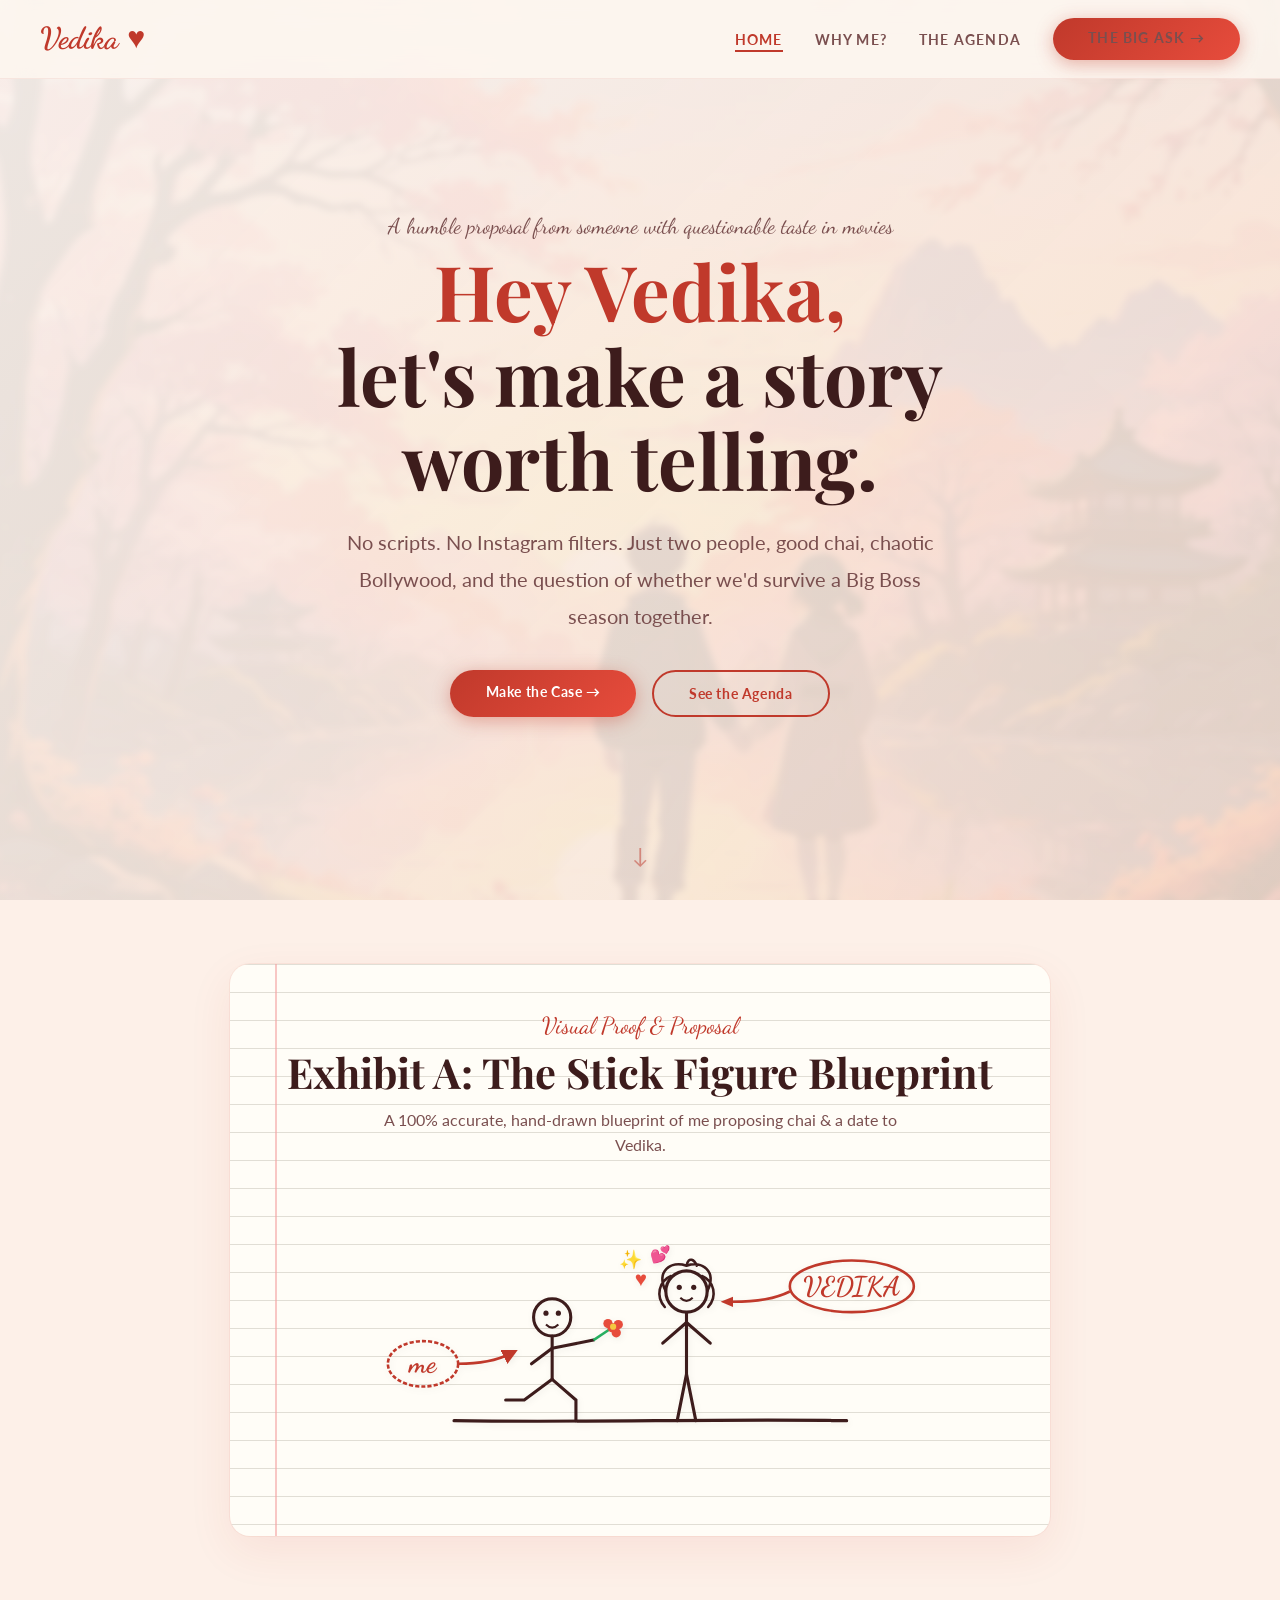
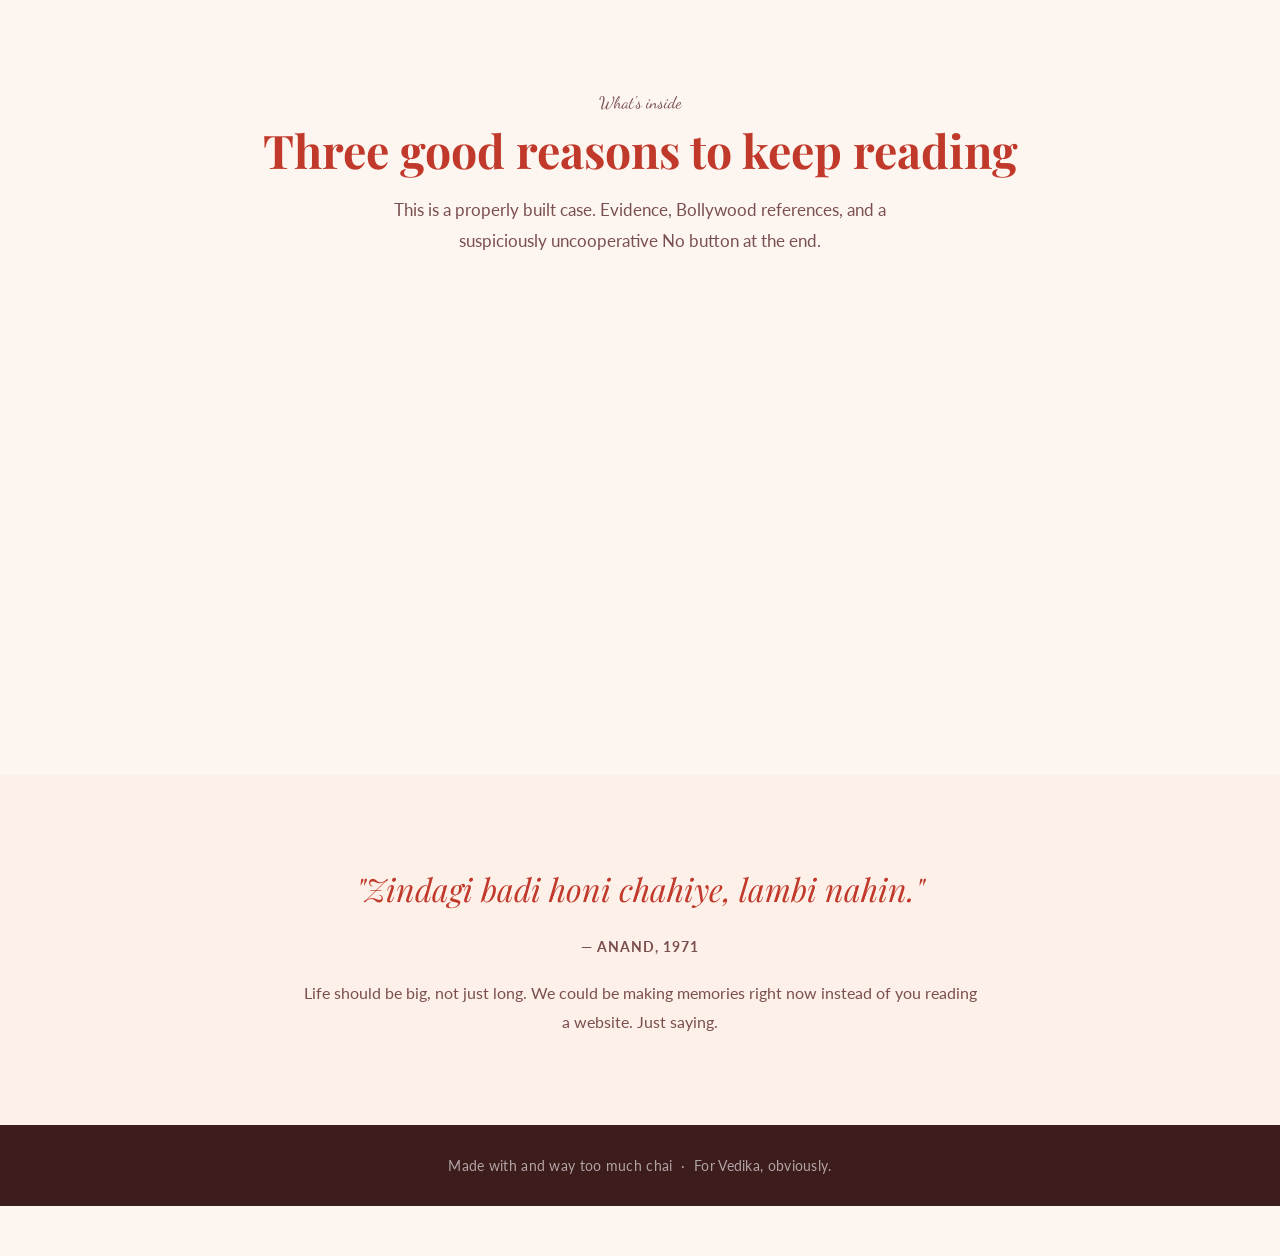
<file: index.html>
<!DOCTYPE html>
<html lang="en">
<head>
  <meta charset="UTF-8">
  <meta name="viewport" content="width=device-width, initial-scale=1.0">
  <title>Hey Vedika — Let's Hang Out</title>
  <link rel="preconnect" href="https://fonts.googleapis.com">
  <link href="https://fonts.googleapis.com/css2?family=Playfair+Display:ital,wght@0,400;0,600;0,700;1,400;1,600&family=Lato:wght@300;400;700&family=Dancing+Script:wght@400;600;700&display=swap" rel="stylesheet">
  <link rel="stylesheet" href="styles.css">
</head>
<body>

  <div class="hearts-container" id="hearts"></div>

  <!-- Navbar -->
  <nav class="navbar" id="navbar">
    <a href="index.html" class="nav-brand">Vedika ♥</a>
    <button class="nav-toggle" id="navToggle" aria-label="Toggle menu">
      <span></span><span></span><span></span>
    </button>
    <ul class="nav-links" id="navLinks">
      <li><a href="index.html" class="active">Home</a></li>
      <li><a href="why.html">Why Me?</a></li>
      <li><a href="activities.html">The Agenda</a></li>
      <li><a href="date.html" class="btn btn-primary">The Big Ask →</a></li>
    </ul>
  </nav>

  <!-- Hero -->
  <section class="page-hero">
    <div class="page-hero-bg" style="background-image: url('Hero.jpeg');"></div>
    <div class="page-hero-content">
      <p class="eyebrow">A humble proposal from someone with questionable taste in movies</p>
      <h1>Hey Vedika,<br><span style="color:var(--text);">let's make a story<br>worth telling.</span></h1>
      <p class="hero-sub">No scripts. No Instagram filters. Just two people, good chai, chaotic Bollywood, and the question of whether we'd survive a Big Boss season together.</p>
      <div class="hero-cta">
        <a href="why.html" class="btn btn-primary">Make the Case →</a>
        <a href="activities.html" class="btn btn-outline">See the Agenda</a>
      </div>
    </div>
    <div class="scroll-indicator">↓</div>
  </section>

  <!-- Stick Figure Sketch Section -->
  <section class="sketch-section">
    <div class="sketch-card notebook-bg reveal">
      <p class="eyebrow cursive" style="font-size: 1.45rem; color: var(--primary); margin-bottom: 0.3rem;">Visual Proof & Proposal</p>
      <h2 style="font-family: 'Playfair Display', serif; font-size: clamp(1.8rem, 4vw, 2.6rem); color: var(--text); margin-bottom: 0.6rem;">Exhibit A: The Stick Figure Blueprint</h2>
      <p style="color: var(--text-light); max-width: 540px; margin: 0 auto 1.5rem; font-size: 0.98rem; line-height: 1.6;">
        A 100% accurate, hand-drawn blueprint of me proposing chai & a date to Vedika.
      </p>

      <!-- SVG Hand Drawn Sketch -->
      <div class="sketch-wrapper" id="sketchSvgView">
        <svg viewBox="0 0 600 280" class="stick-figure-svg" xmlns="http://www.w3.org/2000/svg">
          <defs>
            <marker id="arrow-me" viewBox="0 0 10 10" refX="5" refY="5" markerWidth="6" markerHeight="6" orient="auto-start-reverse">
              <path d="M 0 0 L 10 5 L 0 10 z" fill="#c0392b" />
            </marker>
          </defs>

          <!-- Ground Line -->
          <path d="M 120 230 C 250 232 380 228 500 230" stroke="#3d1c1c" stroke-width="3" stroke-linecap="round" fill="none"/>
          
          <!-- CIRCLE & TEXT: "me" -->
          <ellipse cx="90" cy="175" rx="34" ry="22" fill="none" stroke="#c0392b" stroke-width="2.5" stroke-dasharray="4 2"/>
          <text x="90" y="183" font-family="'Dancing Script', cursive, sans-serif" font-size="26" font-weight="bold" fill="#c0392b" text-anchor="middle">me</text>
          
          <!-- ARROW pointing to kneeling figure -->
          <path d="M 124 175 Q 155 175 175 165" stroke="#c0392b" stroke-width="2.5" fill="none" marker-end="url(#arrow-me)"/>

          <!-- KNEELING STICK FIGURE ("me") -->
          <!-- Head -->
          <circle cx="215" cy="130" r="18" fill="none" stroke="#3d1c1c" stroke-width="3"/>
          <circle cx="209" cy="126" r="2.5" fill="#3d1c1c"/>
          <circle cx="221" cy="126" r="2.5" fill="#3d1c1c"/>
          <path d="M 209 137 Q 215 143 221 137" stroke="#3d1c1c" stroke-width="2" fill="none"/>
          
          <!-- Torso -->
          <path d="M 215 148 L 215 190" stroke="#3d1c1c" stroke-width="3" stroke-linecap="round"/>
          
          <!-- Kneeling Leg (front knee bent up) -->
          <path d="M 215 190 L 238 210 L 238 230" stroke="#3d1c1c" stroke-width="3" stroke-linecap="round" fill="none"/>
          <!-- Back Leg (knee on ground) -->
          <path d="M 215 190 L 188 210 L 170 210" stroke="#3d1c1c" stroke-width="3" stroke-linecap="round" fill="none"/>
          
          <!-- Extended Arm holding flower -->
          <path d="M 215 160 L 255 152" stroke="#3d1c1c" stroke-width="3" stroke-linecap="round"/>
          <!-- Back Arm -->
          <path d="M 215 160 L 195 175" stroke="#3d1c1c" stroke-width="3" stroke-linecap="round"/>
          
          <!-- Flower -->
          <path d="M 255 152 L 270 142" stroke="#27ae60" stroke-width="2.5"/>
          <circle cx="273" cy="140" r="4.5" fill="#e74c3c"/>
          <circle cx="279" cy="137" r="4.5" fill="#e74c3c"/>
          <circle cx="277" cy="145" r="4.5" fill="#e74c3c"/>
          <circle cx="269" cy="136" r="4.5" fill="#e74c3c"/>
          <circle cx="274" cy="139" r="3" fill="#f4c842"/>

          <!-- CIRCLE & TEXT: "VEDIKA" -->
          <ellipse cx="505" cy="100" rx="60" ry="25" fill="none" stroke="#c0392b" stroke-width="2.5"/>
          <text x="505" y="108" font-family="'Dancing Script', cursive, sans-serif" font-size="26" font-weight="bold" fill="#c0392b" text-anchor="middle">VEDIKA</text>
          
          <!-- ARROW pointing to Vedika -->
          <path d="M 445 105 Q 425 115 390 115" stroke="#c0392b" stroke-width="2.5" fill="none"/>
          <polygon points="390,110 378,115 390,120" fill="#c0392b"/>

          <!-- STANDING STICK FIGURE ("VEDIKA") -->
          <!-- Head -->
          <circle cx="345" cy="105" r="20" fill="none" stroke="#3d1c1c" stroke-width="3"/>
          <circle cx="338" cy="101" r="2.5" fill="#3d1c1c"/>
          <circle cx="352" cy="101" r="2.5" fill="#3d1c1c"/>
          <path d="M 339 111 Q 345 117 351 111" stroke="#3d1c1c" stroke-width="2" fill="none"/>
          
          <!-- Wild Hair matching sketch -->
          <path d="M 325 105 C 315 85 330 75 345 80 C 360 75 375 85 365 105 M 330 90 C 318 95 315 110 324 120 M 360 90 C 372 95 375 110 366 120 M 345 80 C 347 70 353 75 355 80" stroke="#3d1c1c" stroke-width="2.5" fill="none" stroke-linecap="round"/>
          
          <!-- Torso -->
          <path d="M 345 125 L 345 185" stroke="#3d1c1c" stroke-width="3"/>
          <!-- Legs -->
          <path d="M 345 185 L 336 230" stroke="#3d1c1c" stroke-width="3" stroke-linecap="round"/>
          <path d="M 345 185 L 354 230" stroke="#3d1c1c" stroke-width="3" stroke-linecap="round"/>
          <!-- Arms -->
          <path d="M 345 135 L 322 155" stroke="#3d1c1c" stroke-width="3" stroke-linecap="round"/>
          <path d="M 345 135 L 368 155" stroke="#3d1c1c" stroke-width="3" stroke-linecap="round"/>

          <!-- Animated Floating Hearts -->
          <g class="svg-floating-hearts">
            <text x="295" y="100" font-size="20" fill="#e74c3c">♥</text>
            <text x="310" y="75" font-size="16" fill="#f4a4a4">💕</text>
            <text x="280" y="80" font-size="18" fill="#e74c3c">✨</text>
          </g>
        </svg>
      </div>

    </div>
  </section>

  <!-- Teaser cards -->

  <section class="section">
    <div class="section-header reveal">
      <p class="eyebrow">What's inside</p>
      <h2>Three good reasons to keep reading</h2>
      <p>This is a properly built case. Evidence, Bollywood references, and a suspiciously uncooperative No button at the end.</p>
    </div>
    <div class="grid-3">

      <a href="why.html" style="text-decoration:none; display:flex;">
        <div class="card reveal" style="--img:url('rain dance.jpg')">
          <div class="card-bg"></div>
          <div class="card-overlay"></div>
          <div class="card-body">
            <h3>Why Me?</h3>
            <p>Oxytocin, Tony Stark banter, and the promise of becoming Delhi's most chaotic Bollywood duo.</p>
            <span class="card-tag">Read the argument →</span>
          </div>
        </div>
      </a>

      <a href="activities.html" style="text-decoration:none; display:flex;">
        <div class="card reveal" style="--img:url('delhi.jpg')">
          <div class="card-bg"></div>
          <div class="card-overlay"></div>
          <div class="card-body">
            <h3>The Agenda</h3>
            <p>Six plans. From "explore Ghalib's Delhi" to "do absolutely nothing." All equally valid. All requiring chai.</p>
            <span class="card-tag">See what we'd do →</span>
          </div>
        </div>
      </a>

      <a href="date.html" style="text-decoration:none; display:flex;">
        <div class="card reveal" style="--img:url('stars.jpg')">
          <div class="card-bg"></div>
          <div class="card-overlay"></div>
          <div class="card-body">
            <h3>The Big Ask</h3>
            <p>One question. One answer. And a No button that has already decided to be deeply uncooperative.</p>
            <span class="card-tag">Find out →</span>
          </div>
        </div>
      </a>

    </div>
  </section>

  <!-- Quote banner -->
  <section class="section section-alt">
    <div style="max-width:680px; margin:0 auto; text-align:center;" class="reveal">
      <p style="font-family:'Playfair Display',serif; font-style:italic; font-size:clamp(1.3rem,3vw,2rem); color:var(--primary); line-height:1.6; margin-bottom:1.5rem;">
        "Zindagi badi honi chahiye, lambi nahin."
      </p>
      <p style="color:var(--text-light); font-size:0.9rem; letter-spacing:1px; text-transform:uppercase; font-weight:700;">— Anand, 1971</p>
      <p style="color:var(--text-light); margin-top:1.5rem; font-size:1rem; line-height:1.8;">
        Life should be big, not just long. We could be making memories right now instead of you reading a website. Just saying.
      </p>
    </div>
  </section>

  <footer>
    <p>Made with <span class="heart">♥</span> and way too much chai &nbsp;·&nbsp; For Vedika, obviously.</p>
  </footer>

  <script src="main.js"></script>
</body>
</html>
</file>
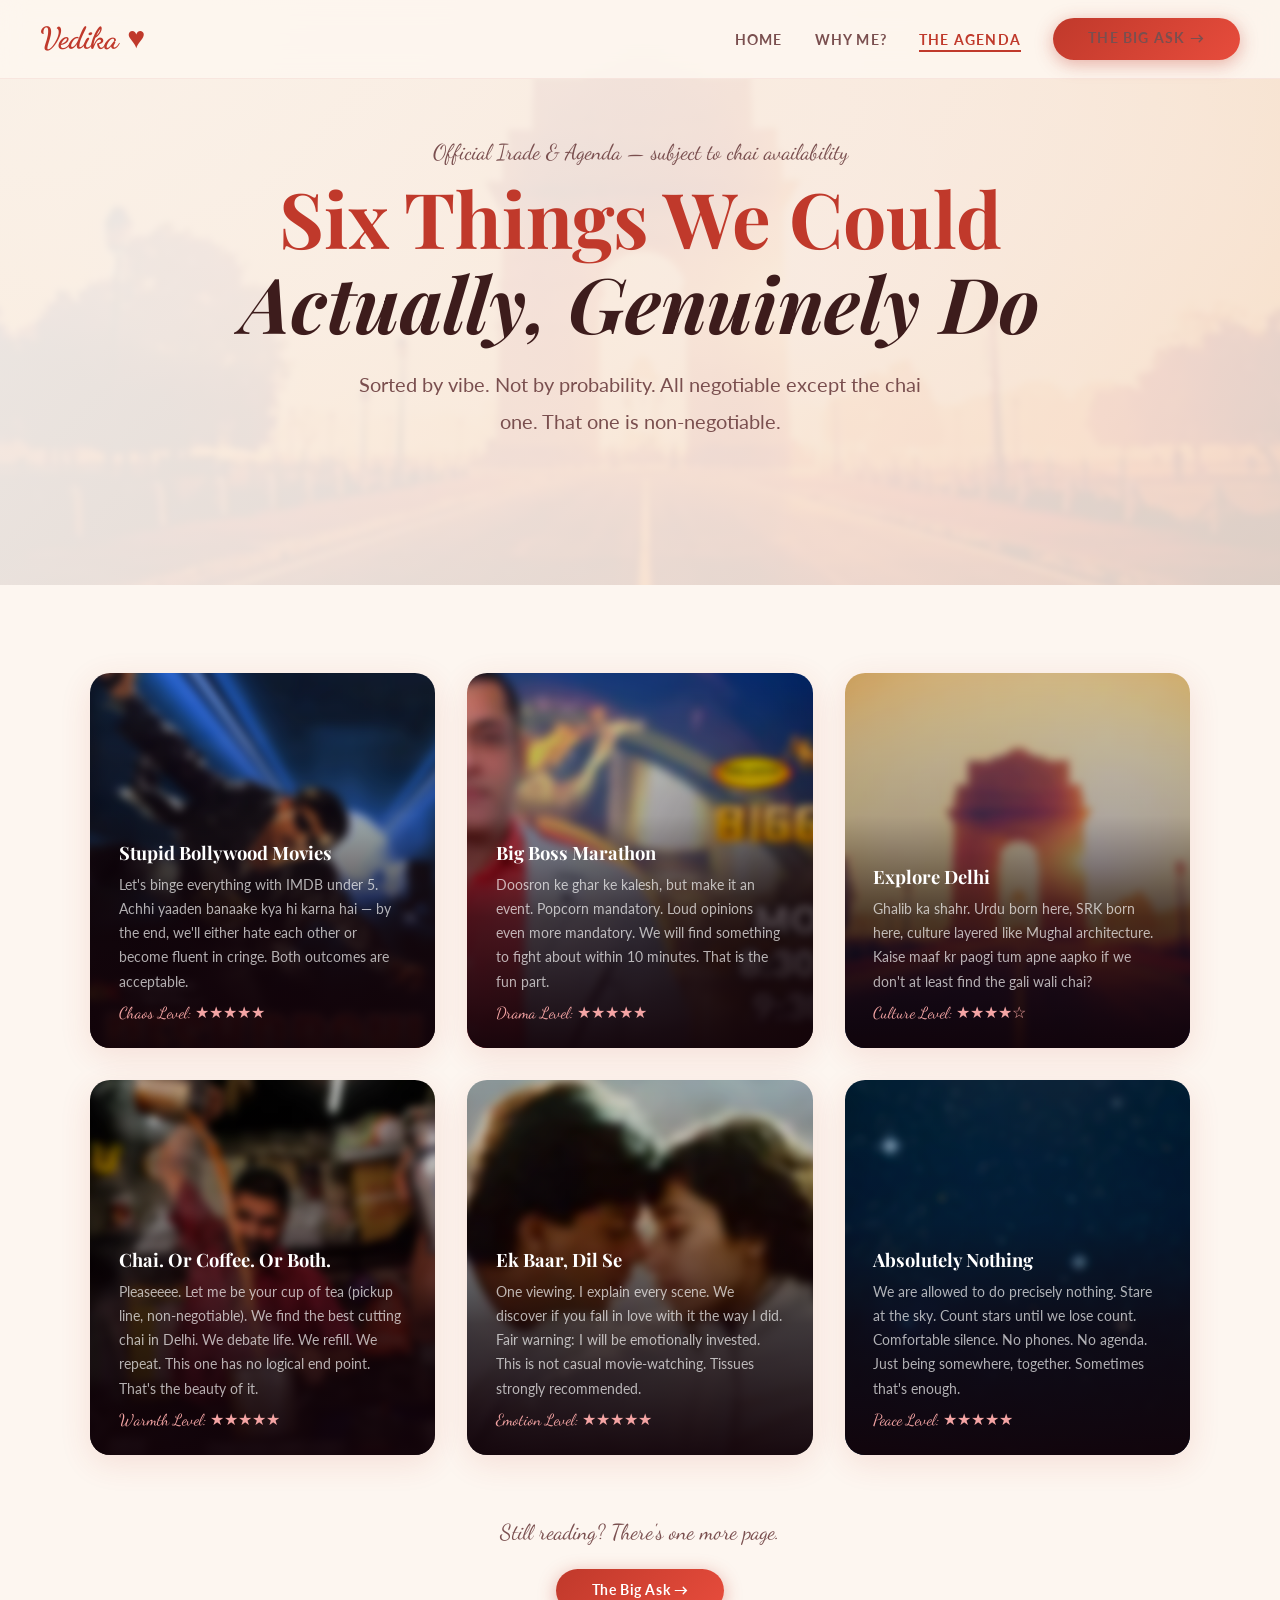
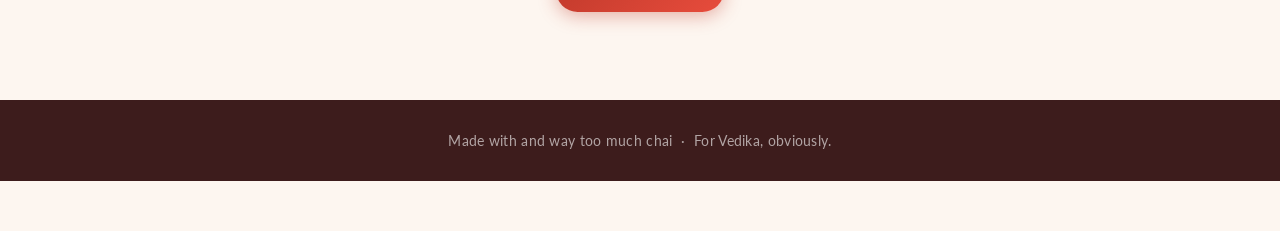
<file: activities.html>
<!DOCTYPE html>
<html lang="en">
<head>
  <meta charset="UTF-8">
  <meta name="viewport" content="width=device-width, initial-scale=1.0">
  <title>The Agenda — Vedika, Let's Hang Out</title>
  <link rel="preconnect" href="https://fonts.googleapis.com">
  <link href="https://fonts.googleapis.com/css2?family=Playfair+Display:ital,wght@0,400;0,600;0,700;1,400;1,600&family=Lato:wght@300;400;700&family=Dancing+Script:wght@400;600;700&display=swap" rel="stylesheet">
  <link rel="stylesheet" href="styles.css">
</head>
<body>

  <div class="hearts-container" id="hearts"></div>

  <!-- Navbar -->
  <nav class="navbar" id="navbar">
    <a href="index.html" class="nav-brand">Vedika ♥</a>
    <button class="nav-toggle" id="navToggle" aria-label="Toggle menu">
      <span></span><span></span><span></span>
    </button>
    <ul class="nav-links" id="navLinks">
      <li><a href="index.html">Home</a></li>
      <li><a href="why.html">Why Me?</a></li>
      <li><a href="activities.html" class="active">The Agenda</a></li>
      <li><a href="date.html" class="btn btn-primary">The Big Ask →</a></li>
    </ul>
  </nav>

  <!-- Hero -->
  <section class="page-hero page-hero-short">
    <div class="page-hero-bg" style="background-image: url('delhi.jpg');"></div>
    <div class="page-hero-content">
      <p class="eyebrow">Official Irade &amp; Agenda — subject to chai availability</p>
      <h1>Six Things We Could<br><em style="color:var(--text);">Actually, Genuinely Do</em></h1>
      <p class="hero-sub">Sorted by vibe. Not by probability. All negotiable except the chai one. That one is non-negotiable.</p>
    </div>
  </section>

  <!-- Activities grid -->
  <section class="section">
    <div class="grid-3">

      <div class="card reveal" style="--img:url('Bollywood .jpg')">
        <div class="card-bg"></div>
        <div class="card-overlay"></div>
        <div class="card-body">
          <h3>Stupid Bollywood Movies</h3>
          <p>Let's binge everything with IMDB under 5. Achhi yaaden banaake kya hi karna hai — by the end, we'll either hate each other or become fluent in cringe. Both outcomes are acceptable.</p>
          <span class="card-tag">Chaos Level: ★★★★★</span>
        </div>
      </div>

      <div class="card reveal" style="--img:url('bigboss.jpg')">
        <div class="card-bg"></div>
        <div class="card-overlay"></div>
        <div class="card-body">
          <h3>Big Boss Marathon</h3>
          <p>Doosron ke ghar ke kalesh, but make it an event. Popcorn mandatory. Loud opinions even more mandatory. We will find something to fight about within 10 minutes. That is the fun part.</p>
          <span class="card-tag">Drama Level: ★★★★★</span>
        </div>
      </div>

      <div class="card reveal" style="--img:url('delhi.jpg')">
        <div class="card-bg"></div>
        <div class="card-overlay"></div>
        <div class="card-body">
          <h3>Explore Delhi</h3>
          <p>Ghalib ka shahr. Urdu born here, SRK born here, culture layered like Mughal architecture. Kaise maaf kr paogi tum apne aapko if we don't at least find the gali wali chai?</p>
          <span class="card-tag">Culture Level: ★★★★☆</span>
        </div>
      </div>

      <div class="card reveal" style="--img:url('chai.jpg')">
        <div class="card-bg"></div>
        <div class="card-overlay"></div>
        <div class="card-body">
          <h3>Chai. Or Coffee. Or Both.</h3>
          <p>Pleaseeee. Let me be your cup of tea (pickup line, non-negotiable). We find the best cutting chai in Delhi. We debate life. We refill. We repeat. This one has no logical end point. That's the beauty of it.</p>
          <span class="card-tag">Warmth Level: ★★★★★</span>
        </div>
      </div>

      <div class="card reveal" style="--img:url('dil se.jpg')">
        <div class="card-bg"></div>
        <div class="card-overlay"></div>
        <div class="card-body">
          <h3>Ek Baar, Dil Se</h3>
          <p>One viewing. I explain every scene. We discover if you fall in love with it the way I did. Fair warning: I will be emotionally invested. This is not casual movie-watching. Tissues strongly recommended.</p>
          <span class="card-tag">Emotion Level: ★★★★★</span>
        </div>
      </div>

      <div class="card reveal" style="--img:url('stars.jpg')">
        <div class="card-bg"></div>
        <div class="card-overlay"></div>
        <div class="card-body">
          <h3>Absolutely Nothing</h3>
          <p>We are allowed to do precisely nothing. Stare at the sky. Count stars until we lose count. Comfortable silence. No phones. No agenda. Just being somewhere, together. Sometimes that's enough.</p>
          <span class="card-tag">Peace Level: ★★★★★</span>
        </div>
      </div>

    </div>

    <div style="text-align:center; margin-top:4rem;">
      <p class="reveal cursive" style="font-size:1.35rem; color:var(--text-light); margin-bottom:1.5rem; animation:none; opacity:1;">
        Still reading? There's one more page.
      </p>
      <a href="date.html" class="btn btn-primary reveal">The Big Ask →</a>
    </div>
  </section>

  <footer>
    <p>Made with <span class="heart">♥</span> and way too much chai &nbsp;·&nbsp; For Vedika, obviously.</p>
  </footer>

  <script src="main.js"></script>
</body>
</html>
</file>
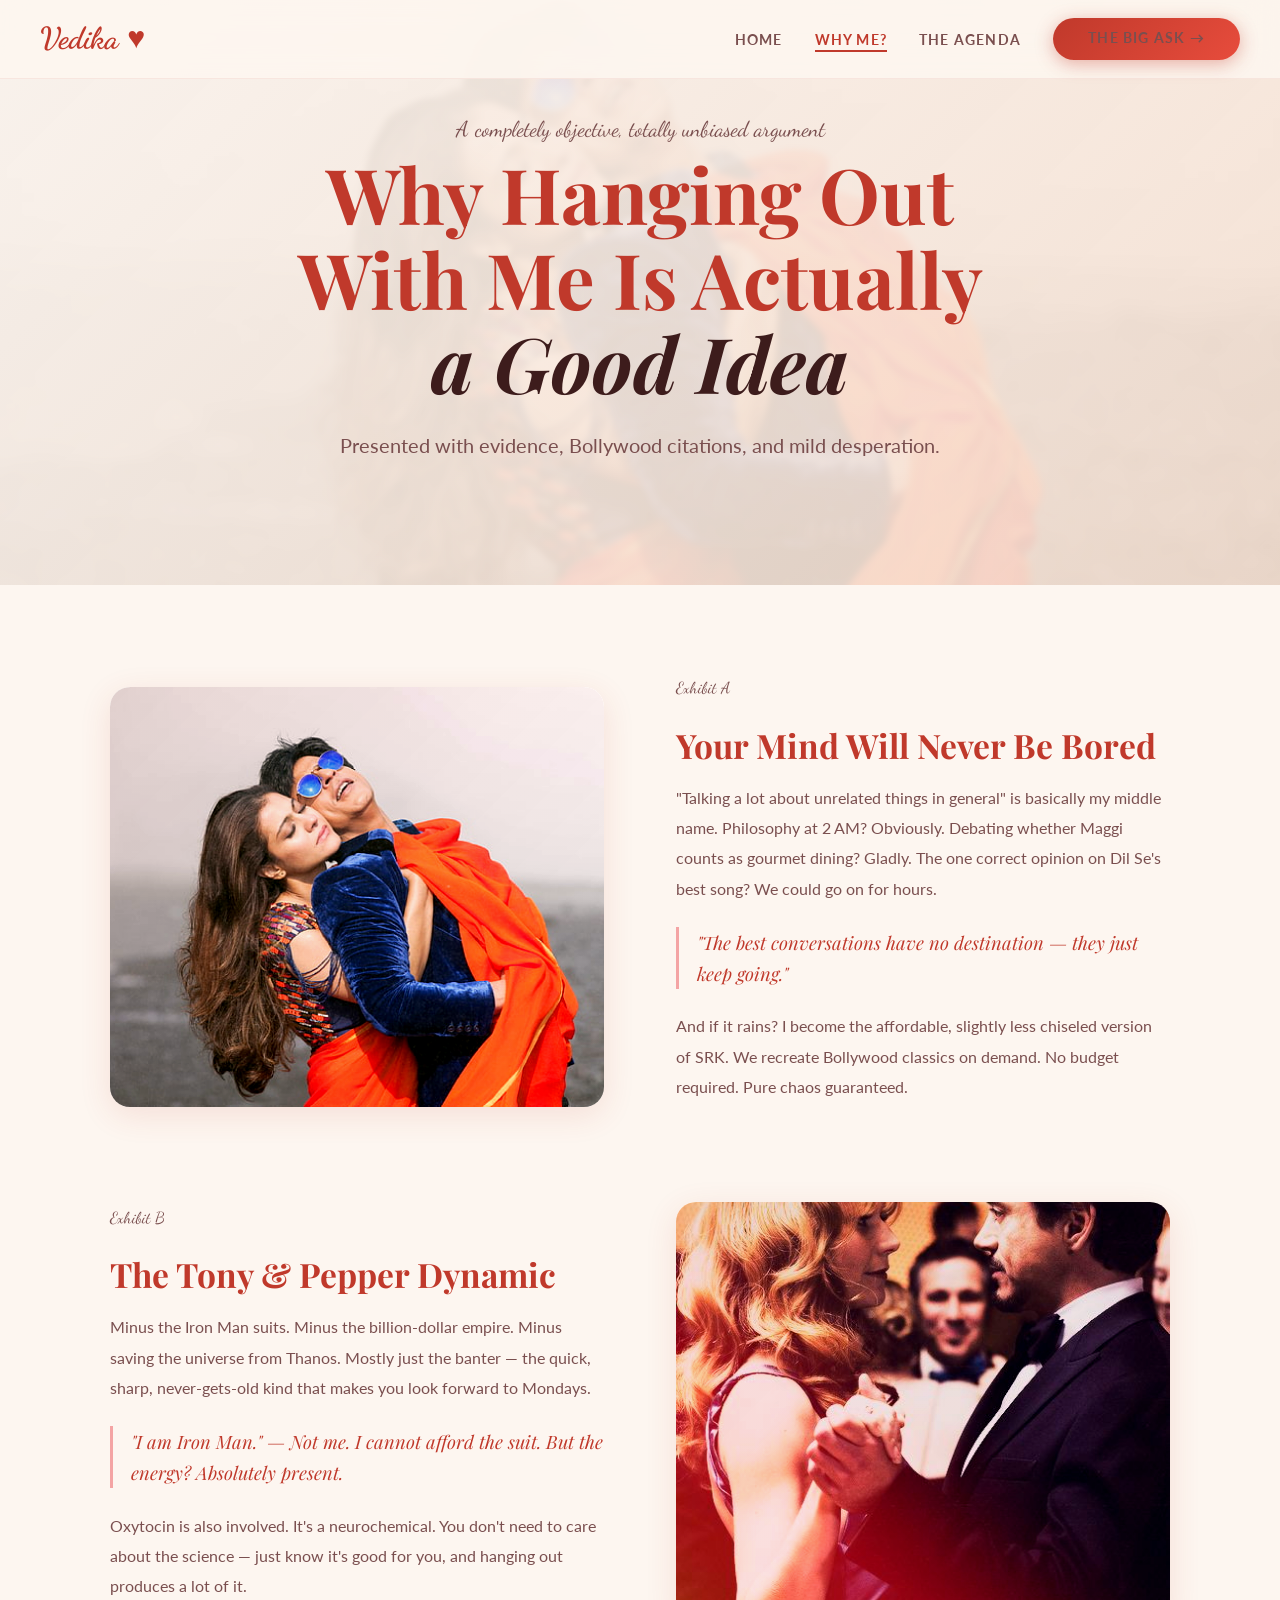
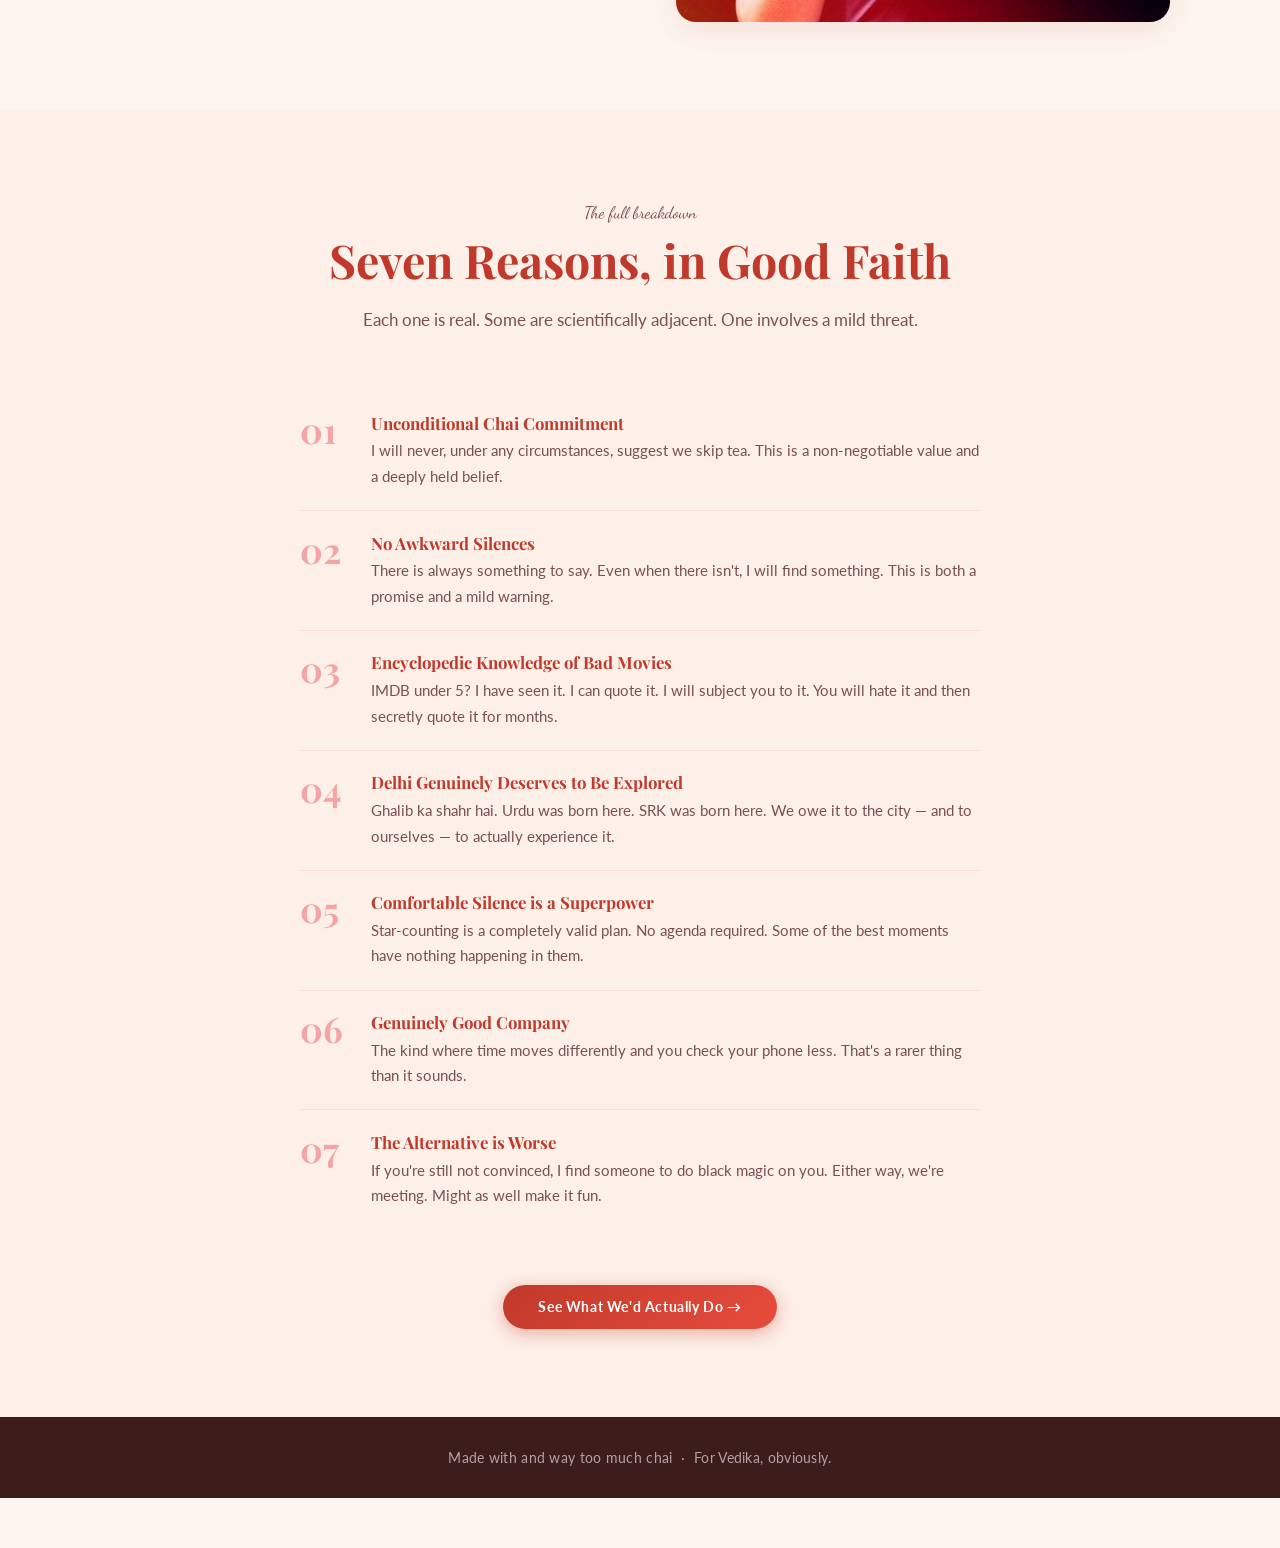
<file: why.html>
<!DOCTYPE html>
<html lang="en">
<head>
  <meta charset="UTF-8">
  <meta name="viewport" content="width=device-width, initial-scale=1.0">
  <title>Why Me? — Vedika, Let's Hang Out</title>
  <link rel="preconnect" href="https://fonts.googleapis.com">
  <link href="https://fonts.googleapis.com/css2?family=Playfair+Display:ital,wght@0,400;0,600;0,700;1,400;1,600&family=Lato:wght@300;400;700&family=Dancing+Script:wght@400;600;700&display=swap" rel="stylesheet">
  <link rel="stylesheet" href="styles.css">
</head>
<body>

  <div class="hearts-container" id="hearts"></div>

  <!-- Navbar -->
  <nav class="navbar" id="navbar">
    <a href="index.html" class="nav-brand">Vedika ♥</a>
    <button class="nav-toggle" id="navToggle" aria-label="Toggle menu">
      <span></span><span></span><span></span>
    </button>
    <ul class="nav-links" id="navLinks">
      <li><a href="index.html">Home</a></li>
      <li><a href="why.html" class="active">Why Me?</a></li>
      <li><a href="activities.html">The Agenda</a></li>
      <li><a href="date.html" class="btn btn-primary">The Big Ask →</a></li>
    </ul>
  </nav>

  <!-- Hero -->
  <section class="page-hero page-hero-short">
    <div class="page-hero-bg" style="background-image: url('rain dance.jpg');"></div>
    <div class="page-hero-content">
      <p class="eyebrow">A completely objective, totally unbiased argument</p>
      <h1>Why Hanging Out<br>With Me Is Actually<br><em style="color:var(--text);">a Good Idea</em></h1>
      <p class="hero-sub">Presented with evidence, Bollywood citations, and mild desperation.</p>
    </div>
  </section>

  <!-- Feature: The Talker -->
  <section class="section">
    <div class="feature-block">
      <div class="feature-img reveal">
        <img src="rain dance.jpg" alt="Rain dance">
      </div>
      <div class="feature-text reveal">
        <p class="eyebrow cursive" style="animation:none; opacity:1;">Exhibit A</p>
        <h2>Your Mind Will Never Be Bored</h2>
        <p>"Talking a lot about unrelated things in general" is basically my middle name. Philosophy at 2 AM? Obviously. Debating whether Maggi counts as gourmet dining? Gladly. The one correct opinion on Dil Se's best song? We could go on for hours.</p>
        <blockquote class="quote">"The best conversations have no destination — they just keep going."</blockquote>
        <p>And if it rains? I become the affordable, slightly less chiseled version of SRK. We recreate Bollywood classics on demand. No budget required. Pure chaos guaranteed.</p>
      </div>
    </div>

    <!-- Feature: Tony & Pepper -->
    <div class="feature-block reverse">
      <div class="feature-img reveal">
        <img src="tony and pepper.jpg" alt="Tony and Pepper">
      </div>
      <div class="feature-text reveal">
        <p class="eyebrow cursive" style="animation:none; opacity:1;">Exhibit B</p>
        <h2>The Tony &amp; Pepper Dynamic</h2>
        <p>Minus the Iron Man suits. Minus the billion-dollar empire. Minus saving the universe from Thanos. Mostly just the banter — the quick, sharp, never-gets-old kind that makes you look forward to Mondays.</p>
        <blockquote class="quote">"I am Iron Man." — Not me. I cannot afford the suit. But the energy? Absolutely present.</blockquote>
        <p>Oxytocin is also involved. It's a neurochemical. You don't need to care about the science — just know it's good for you, and hanging out produces a lot of it.</p>
      </div>
    </div>
  </section>

  <!-- Reasons list -->
  <section class="section section-alt">
    <div class="section-header reveal">
      <p class="eyebrow">The full breakdown</p>
      <h2>Seven Reasons, in Good Faith</h2>
      <p>Each one is real. Some are scientifically adjacent. One involves a mild threat.</p>
    </div>

    <ul class="reasons">
      <li>
        <span class="reason-num">01</span>
        <div class="reason-body">
          <h3>Unconditional Chai Commitment</h3>
          <p>I will never, under any circumstances, suggest we skip tea. This is a non-negotiable value and a deeply held belief.</p>
        </div>
      </li>
      <li>
        <span class="reason-num">02</span>
        <div class="reason-body">
          <h3>No Awkward Silences</h3>
          <p>There is always something to say. Even when there isn't, I will find something. This is both a promise and a mild warning.</p>
        </div>
      </li>
      <li>
        <span class="reason-num">03</span>
        <div class="reason-body">
          <h3>Encyclopedic Knowledge of Bad Movies</h3>
          <p>IMDB under 5? I have seen it. I can quote it. I will subject you to it. You will hate it and then secretly quote it for months.</p>
        </div>
      </li>
      <li>
        <span class="reason-num">04</span>
        <div class="reason-body">
          <h3>Delhi Genuinely Deserves to Be Explored</h3>
          <p>Ghalib ka shahr hai. Urdu was born here. SRK was born here. We owe it to the city — and to ourselves — to actually experience it.</p>
        </div>
      </li>
      <li>
        <span class="reason-num">05</span>
        <div class="reason-body">
          <h3>Comfortable Silence is a Superpower</h3>
          <p>Star-counting is a completely valid plan. No agenda required. Some of the best moments have nothing happening in them.</p>
        </div>
      </li>
      <li>
        <span class="reason-num">06</span>
        <div class="reason-body">
          <h3>Genuinely Good Company</h3>
          <p>The kind where time moves differently and you check your phone less. That's a rarer thing than it sounds.</p>
        </div>
      </li>
      <li>
        <span class="reason-num">07</span>
        <div class="reason-body">
          <h3>The Alternative is Worse</h3>
          <p>If you're still not convinced, I find someone to do black magic on you. Either way, we're meeting. Might as well make it fun.</p>
        </div>
      </li>
    </ul>

    <div style="text-align:center; margin-top:3.5rem;">
      <a href="activities.html" class="btn btn-primary reveal">See What We'd Actually Do →</a>
    </div>
  </section>

  <footer>
    <p>Made with <span class="heart">♥</span> and way too much chai &nbsp;·&nbsp; For Vedika, obviously.</p>
  </footer>

  <script src="main.js"></script>
</body>
</html>
</file>
<file: styles.css>
@import url('https://fonts.googleapis.com/css2?family=Playfair+Display:ital,wght@0,400;0,600;0,700;1,400;1,600&family=Lato:wght@300;400;700&family=Dancing+Script:wght@400;600;700&display=swap');

:root {
  --primary: #c0392b;
  --primary-light: #e74c3c;
  --secondary: #f4a4a4;
  --accent: #f4c842;
  --bg: #fdf6f0;
  --bg-alt: #fdf0e8;
  --text: #3d1c1c;
  --text-light: #7a4f4f;
  --white: #ffffff;
  --card-bg: rgba(255, 255, 255, 0.92);
  --shadow: 0 8px 32px rgba(192, 57, 43, 0.12);
  --shadow-hover: 0 20px 60px rgba(192, 57, 43, 0.22);
  --radius: 20px;
  --transition: all 0.4s cubic-bezier(0.25, 0.46, 0.45, 0.94);
}

* { margin: 0; padding: 0; box-sizing: border-box; }
html { scroll-behavior: smooth; }

body {
  font-family: 'Lato', sans-serif;
  background: var(--bg);
  color: var(--text);
  overflow-x: hidden;
  animation: pageLoad 0.6s ease forwards;
}

@keyframes pageLoad {
  from { opacity: 0; transform: translateY(8px); }
  to   { opacity: 1; transform: translateY(0); }
}

h1, h2, h3 { font-family: 'Playfair Display', serif; color: var(--primary); }
.cursive    { font-family: 'Dancing Script', cursive; }

/* ── NAVBAR ── */
.navbar {
  position: fixed;
  top: 0; left: 0; right: 0;
  z-index: 1000;
  display: flex;
  justify-content: space-between;
  align-items: center;
  padding: 1.1rem 2.5rem;
  background: rgba(253, 246, 240, 0.88);
  backdrop-filter: blur(14px);
  -webkit-backdrop-filter: blur(14px);
  border-bottom: 1px solid rgba(192, 57, 43, 0.08);
  transition: var(--transition);
}
.navbar.scrolled {
  padding: 0.65rem 2.5rem;
  box-shadow: 0 4px 30px rgba(192, 57, 43, 0.1);
}
.nav-brand {
  font-family: 'Dancing Script', cursive;
  font-size: 1.9rem;
  color: var(--primary);
  text-decoration: none;
  font-weight: 700;
}
.nav-links {
  display: flex;
  gap: 2rem;
  list-style: none;
  align-items: center;
}
.nav-links a {
  font-weight: 700;
  font-size: 0.85rem;
  text-transform: uppercase;
  letter-spacing: 1.2px;
  color: var(--text-light);
  text-decoration: none;
  transition: color 0.3s;
  position: relative;
}
.nav-links a:not(.btn)::after {
  content: '';
  position: absolute;
  bottom: -4px; left: 0;
  width: 0; height: 2px;
  background: var(--primary);
  transition: width 0.3s ease;
}
.nav-links a:hover:not(.btn),
.nav-links a.active:not(.btn) { color: var(--primary); }
.nav-links a:hover:not(.btn)::after,
.nav-links a.active:not(.btn)::after { width: 100%; }

.nav-toggle {
  display: none;
  flex-direction: column;
  gap: 5px;
  cursor: pointer;
  background: none;
  border: none;
  padding: 4px;
}
.nav-toggle span {
  display: block;
  width: 25px; height: 2px;
  background: var(--primary);
  transition: var(--transition);
  border-radius: 2px;
}
.nav-toggle.open span:nth-child(1) { transform: rotate(45deg) translate(5px, 5px); }
.nav-toggle.open span:nth-child(2) { opacity: 0; }
.nav-toggle.open span:nth-child(3) { transform: rotate(-45deg) translate(5px, -5px); }

/* ── FLOATING HEARTS ── */
.hearts-container {
  position: fixed;
  inset: 0;
  pointer-events: none;
  z-index: 0;
  overflow: hidden;
}
.heart {
  position: absolute;
  bottom: -50px;
  opacity: 0;
  animation: floatHeart linear infinite;
  user-select: none;
}
@keyframes floatHeart {
  0%   { bottom: -50px; opacity: 0; transform: translateX(0) rotate(0deg); }
  10%  { opacity: 0.55; }
  90%  { opacity: 0.15; }
  100% { bottom: 110vh; opacity: 0; transform: translateX(70px) rotate(360deg); }
}

/* ── HERO ── */
.page-hero {
  min-height: 100vh;
  display: flex;
  align-items: center;
  justify-content: center;
  position: relative;
  padding: 110px 2rem 5rem;
  overflow: hidden;
}
.page-hero-short { min-height: 65vh; }
.page-hero::before {
  content: '';
  position: absolute; inset: 0;
  background: linear-gradient(135deg,
    rgba(253, 246, 240, 0.94) 0%,
    rgba(252, 230, 215, 0.88) 100%);
  z-index: 1;
}
.page-hero-bg {
  position: absolute; inset: 0;
  background-size: cover;
  background-position: center;
  filter: blur(3px) brightness(0.85);
  transform: scale(1.06);
}
.page-hero-content {
  position: relative; z-index: 2;
  text-align: center;
  max-width: 820px;
}
.eyebrow {
  font-family: 'Dancing Script', cursive;
  font-size: 1.35rem;
  color: var(--text-light);
  margin-bottom: 0.6rem;
  opacity: 0;
  animation: fadeInUp 0.8s ease 0.3s forwards;
}
.page-hero-content h1 {
  font-size: clamp(2.6rem, 6vw, 5.2rem);
  line-height: 1.1;
  margin-bottom: 1.4rem;
  opacity: 0;
  animation: fadeInUp 0.8s ease 0.5s forwards;
}
.page-hero-content .hero-sub {
  font-size: clamp(1rem, 2vw, 1.25rem);
  color: var(--text-light);
  line-height: 1.85;
  margin-bottom: 2.2rem;
  opacity: 0;
  animation: fadeInUp 0.8s ease 0.7s forwards;
  max-width: 600px;
  margin-left: auto;
  margin-right: auto;
}
.hero-cta {
  display: inline-flex;
  gap: 1rem;
  flex-wrap: wrap;
  justify-content: center;
  opacity: 0;
  animation: fadeInUp 0.8s ease 0.9s forwards;
}
.scroll-indicator {
  position: absolute;
  bottom: 2rem; left: 50%;
  transform: translateX(-50%);
  z-index: 10;
  color: var(--primary);
  font-size: 1.4rem;
  opacity: 0.5;
  animation: bounce 2.2s ease infinite;
}

/* ── BUTTONS ── */
.btn {
  display: inline-block;
  padding: 0.9rem 2.2rem;
  border-radius: 50px;
  font-family: 'Lato', sans-serif;
  font-weight: 700;
  font-size: 0.9rem;
  letter-spacing: 0.6px;
  text-decoration: none;
  cursor: pointer;
  transition: var(--transition);
  border: none;
  line-height: 1;
}
.btn-primary {
  background: linear-gradient(135deg, var(--primary), var(--primary-light));
  color: white;
  box-shadow: 0 4px 18px rgba(192, 57, 43, 0.38);
}
.btn-primary:hover {
  transform: translateY(-3px);
  box-shadow: 0 8px 28px rgba(192, 57, 43, 0.5);
  color: white;
}
.btn-outline {
  background: transparent;
  color: var(--primary);
  border: 2px solid var(--primary);
}
.btn-outline:hover {
  background: var(--primary);
  color: white;
  transform: translateY(-3px);
}

/* ── SECTIONS ── */
.section { padding: 5.5rem 2rem; position: relative; }
.section-alt { background: var(--bg-alt); }
.container { max-width: 1100px; margin: 0 auto; }
.section-header { text-align: center; margin-bottom: 3.5rem; }
.section-header h2 { font-size: clamp(1.9rem, 4vw, 2.9rem); margin-bottom: 0.8rem; }
.section-header p {
  font-size: 1.05rem;
  color: var(--text-light);
  max-width: 580px;
  margin: 0 auto;
  line-height: 1.85;
}

/* ── CARDS (full-bleed image background) ── */
.card {
  position: relative;
  height: 375px;
  border-radius: var(--radius);
  overflow: hidden;
  box-shadow: var(--shadow);
  transition: var(--transition);
}
.card:hover { transform: translateY(-8px); box-shadow: var(--shadow-hover); }

/* blurred image layer — hides quality issues, reveals on hover */
.card-bg {
  position: absolute;
  inset: -10px;
  background: var(--img, #2a0a12) center/cover no-repeat;
  filter: blur(4px) saturate(1.25) contrast(1.04) brightness(0.82);
  transform: scale(1.06);
  transition: filter 0.65s ease, transform 0.65s ease;
}
.card:hover .card-bg {
  filter: blur(0px) saturate(1.35) contrast(1.09) brightness(0.78);
  transform: scale(1.11);
}

/* gradient so text is always readable */
.card-overlay {
  position: absolute; inset: 0;
  background: linear-gradient(
    to top,
    rgba(18, 3, 9, 0.96) 0%,
    rgba(18, 3, 9, 0.7)  35%,
    rgba(18, 3, 9, 0.18) 62%,
    transparent 100%
  );
  transition: background 0.4s ease;
}
.card:hover .card-overlay {
  background: linear-gradient(
    to top,
    rgba(18, 3, 9, 0.93) 0%,
    rgba(18, 3, 9, 0.52) 45%,
    transparent 100%
  );
}

.card-body {
  position: absolute;
  bottom: 0; left: 0; right: 0;
  z-index: 2;
  padding: 1.6rem 1.8rem;
}
.card-body h3  { color: #fff; font-size: 1.15rem; margin-bottom: 0.5rem; }
.card-body p   { color: rgba(255,255,255,0.68); line-height: 1.72; font-size: 0.88rem; }
.card-tag {
  font-family: 'Dancing Script', cursive;
  color: #f4a4a4;
  font-size: 1rem;
  margin-top: 0.6rem;
  display: block;
}

/* ── GRIDS ── */
.grid-3 {
  display: grid;
  grid-template-columns: repeat(auto-fit, minmax(285px, 1fr));
  gap: 2rem;
  max-width: 1100px;
  margin: 0 auto;
}

/* ── FEATURE BLOCKS ── */
.feature-block {
  display: grid;
  grid-template-columns: 1fr 1fr;
  gap: 4.5rem;
  align-items: center;
  max-width: 1060px;
  margin: 0 auto 5rem;
}
.feature-block:last-of-type { margin-bottom: 0; }
.feature-block.reverse { direction: rtl; }
.feature-block.reverse > * { direction: ltr; }
.feature-img {
  position: relative;
  border-radius: var(--radius);
  overflow: hidden;
  box-shadow: var(--shadow);
}
.feature-img img {
  width: 100%; height: 420px;
  object-fit: cover;
  display: block;
  transition: transform 0.7s ease;
  filter: contrast(1.1) saturate(1.22) brightness(1.04);
}
.feature-img:hover img { transform: scale(1.05); }
/* warm brand tint overlay */
.feature-img::after {
  content: '';
  position: absolute; inset: 0;
  background: linear-gradient(135deg, rgba(192,57,43,0.14) 0%, rgba(244,164,164,0.06) 100%);
  mix-blend-mode: multiply;
  pointer-events: none;
  border-radius: var(--radius);
}
.feature-text h2 { font-size: 2.1rem; margin-bottom: 1rem; }
.feature-text p {
  color: var(--text-light);
  line-height: 1.9;
  font-size: 1rem;
  margin-bottom: 1.2rem;
}
.feature-text .quote {
  font-family: 'Playfair Display', serif;
  font-style: italic;
  font-size: 1.15rem;
  color: var(--primary);
  border-left: 3px solid var(--secondary);
  padding-left: 1.1rem;
  margin: 1.4rem 0;
  line-height: 1.7;
}

/* ── REASONS LIST ── */
.reasons {
  list-style: none;
  max-width: 680px;
  margin: 0 auto;
}
.reasons li {
  display: flex;
  align-items: flex-start;
  gap: 1.2rem;
  padding: 1.3rem 0;
  border-bottom: 1px solid rgba(192, 57, 43, 0.09);
  opacity: 0;
  transform: translateX(-24px);
  transition: opacity 0.6s ease, transform 0.6s ease;
}
.reasons li:last-child { border-bottom: none; }
.reasons li.visible { opacity: 1; transform: translateX(0); }
.reason-num {
  font-family: 'Playfair Display', serif;
  font-size: 2.2rem;
  color: var(--secondary);
  font-weight: 700;
  min-width: 52px;
  line-height: 1;
  flex-shrink: 0;
}
.reason-body h3 { font-size: 1.05rem; margin-bottom: 0.3rem; }
.reason-body p { color: var(--text-light); font-size: 0.93rem; line-height: 1.7; }

/* ── SCROLL REVEAL ── */
.reveal {
  opacity: 0;
  transform: translateY(36px);
  transition: opacity 0.7s ease, transform 0.7s ease;
}
.reveal.visible { opacity: 1; transform: translateY(0); }

/* ── FOOTER ── */
footer {
  background: var(--text);
  color: rgba(255,255,255,0.6);
  text-align: center;
  padding: 2rem;
  font-size: 0.88rem;
  letter-spacing: 0.3px;
}
footer .heart { color: #f4a4a4; }

/* ── ANIMATIONS ── */
@keyframes fadeInUp {
  from { opacity: 0; transform: translateY(28px); }
  to   { opacity: 1; transform: translateY(0); }
}
@keyframes bounce {
  0%, 100% { transform: translateX(-50%) translateY(0); }
  50%       { transform: translateX(-50%) translateY(-10px); }
}
@keyframes heartbeat {
  0%, 100% { transform: scale(1); }
  50%       { transform: scale(1.14); }
}
@keyframes shimmer {
  0%   { background-position: -400px 0; }
  100% { background-position: 400px 0; }
}

/* ── STICK FIGURE SKETCH SECTION ── */
.sketch-section {
  padding: 4rem 2rem;
  background: var(--bg-alt);
  position: relative;
}
.sketch-card {
  max-width: 820px;
  margin: 0 auto;
  background: #fffef8;
  border-radius: var(--radius);
  padding: 3rem 2.5rem;
  box-shadow: 0 15px 45px rgba(192, 57, 43, 0.08), 0 0 0 1px rgba(192, 57, 43, 0.06);
  text-align: center;
  position: relative;
  overflow: hidden;
}

/* Lined notebook paper effect */
.notebook-bg {
  background-color: #fffdf7;
  background-image: linear-gradient(#e1ded5 1px, transparent 1px);
  background-size: 100% 28px;
  position: relative;
}
.notebook-bg::before {
  content: '';
  position: absolute;
  top: 0; left: 45px; bottom: 0;
  width: 2px;
  background-color: #f4a4a4;
  opacity: 0.6;
}

.sketch-wrapper {
  max-width: 620px;
  margin: 1.5rem auto 1rem;
  position: relative;
}
.stick-figure-svg {
  width: 100%;
  height: auto;
  display: block;
  filter: drop-shadow(1px 2px 3px rgba(0,0,0,0.06));
}

.svg-floating-hearts text {
  animation: svgHeartFloat 3s ease-in-out infinite alternate;
}
.svg-floating-hearts text:nth-child(2) { animation-delay: 1s; }
.svg-floating-hearts text:nth-child(3) { animation-delay: 2s; }

@keyframes svgHeartFloat {
  0% { transform: translateY(0px) scale(1); }
  100% { transform: translateY(-8px) scale(1.15); }
}

.sketch-img-real {
  width: 100%;
  max-width: 680px;
  border-radius: 14px;
  box-shadow: 0 8px 25px rgba(0,0,0,0.12);
  margin-top: 1rem;
  display: block;
  margin-left: auto;
  margin-right: auto;
}

.sketch-toggle-btns {
  display: inline-flex;
  gap: 0.5rem;
  background: rgba(192, 57, 43, 0.08);
  padding: 4px;
  border-radius: 30px;
  margin-top: 1.2rem;
}
.sketch-toggle-btn {
  border: none;
  background: transparent;
  padding: 0.5rem 1.2rem;
  border-radius: 20px;
  font-family: 'Lato', sans-serif;
  font-weight: 700;
  font-size: 0.85rem;
  color: var(--text-light);
  cursor: pointer;
  transition: all 0.3s ease;
}
.sketch-toggle-btn.active {
  background: var(--primary);
  color: white;
  box-shadow: 0 2px 10px rgba(192, 57, 43, 0.3);
}


/* ── RESPONSIVE ── */
@media (max-width: 860px) {
  .feature-block, .feature-block.reverse {
    grid-template-columns: 1fr;
    gap: 2.5rem;
    direction: ltr;
  }
  .feature-block > * { direction: ltr; }
  .feature-img img { height: 280px; }
}

@media (max-width: 768px) {
  .nav-links {
    display: none;
    position: absolute;
    top: 100%; left: 0; right: 0;
    background: rgba(253, 246, 240, 0.98);
    backdrop-filter: blur(14px);
    flex-direction: column;
    padding: 1.5rem 2rem;
    gap: 1.3rem;
    border-bottom: 1px solid rgba(192, 57, 43, 0.08);
    align-items: flex-start;
  }
  .nav-links.open { display: flex; }
  .nav-toggle { display: flex; }
  .navbar { padding: 1rem 1.5rem; }

  /* single column grid on tablet portrait */
  .grid-3 { grid-template-columns: 1fr; max-width: 480px; }

  .page-hero { padding: 100px 1.5rem 4rem; }
  .page-hero-content h1 { font-size: clamp(2rem, 8vw, 3.2rem); }

  .section-header h2 { font-size: clamp(1.6rem, 5vw, 2.2rem); }
}

@media (max-width: 520px) {
  .section { padding: 3.5rem 1rem; }
  .section-header { margin-bottom: 2.5rem; }

  .card { height: 340px; }
  .card-body { padding: 1.2rem 1.3rem; }
  .card-body h3 { font-size: 1.05rem; }
  .card-body p  { font-size: 0.83rem; }

  .reasons li { gap: 0.8rem; padding: 1rem 0; }
  .reason-num  { font-size: 1.7rem; min-width: 40px; }

  .hero-cta { flex-direction: column; align-items: center; }
  .hero-cta .btn { width: 100%; max-width: 280px; text-align: center; }
}

@media (prefers-reduced-motion: reduce) {
  *, *::before, *::after {
    animation-duration: 0.01ms !important;
    transition-duration: 0.01ms !important;
  }
}
</file>
